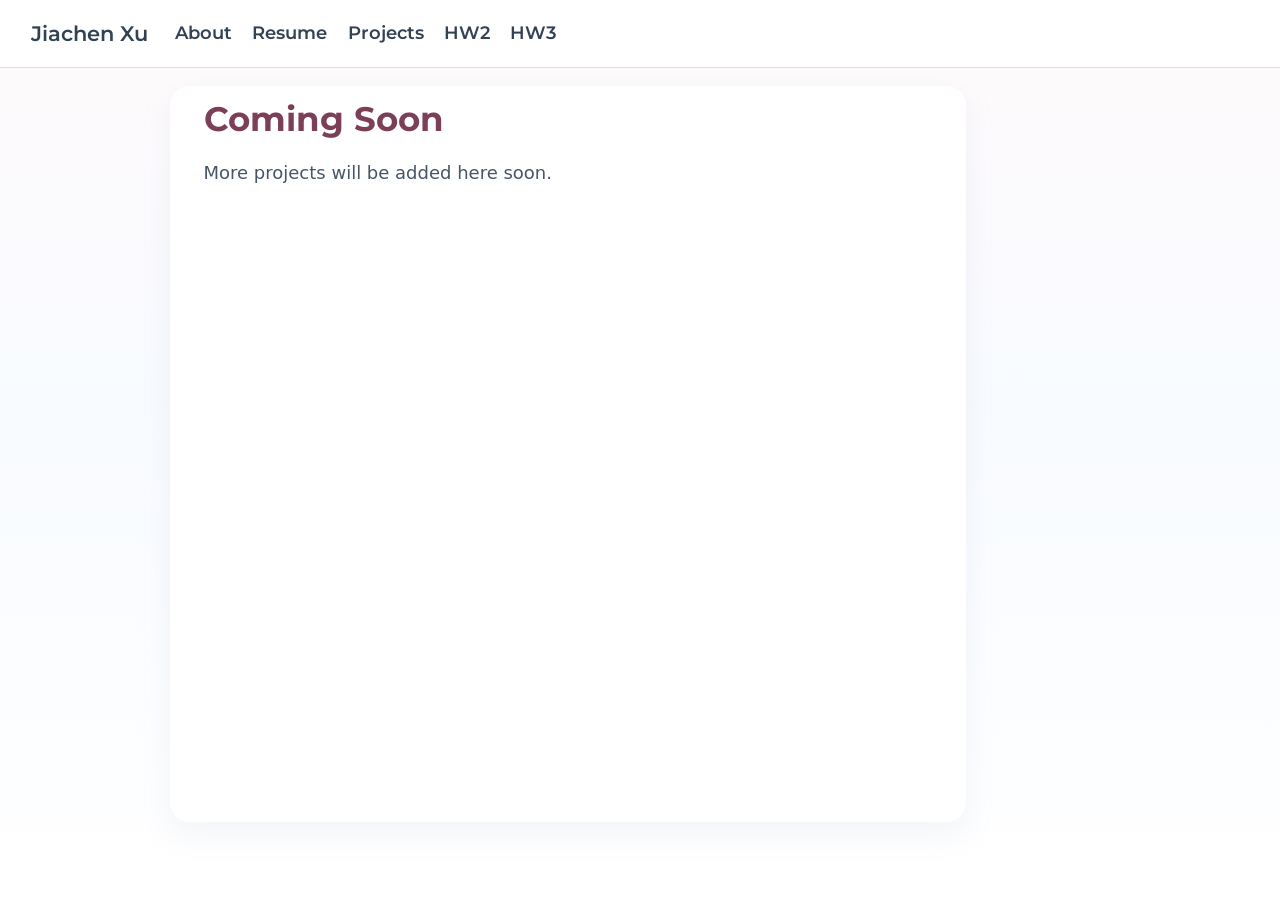
<file: docs/projects/project2/index.html>
<!DOCTYPE html>
<html xmlns="http://www.w3.org/1999/xhtml" lang="en" xml:lang="en"><head>

<meta charset="utf-8">
<meta name="generator" content="quarto-1.9.37">

<meta name="viewport" content="width=device-width, initial-scale=1.0, user-scalable=yes">


<title>Coming Soon – Jiachen Xu</title>
<style>
/* Default styles provided by pandoc.
** See https://pandoc.org/MANUAL.html#variables-for-html for config info.
*/
code{white-space: pre-wrap;}
span.smallcaps{font-variant: small-caps;}
div.columns{display: flex; gap: min(4vw, 1.5em);}
div.column{flex: auto; overflow-x: auto;}
div.hanging-indent{margin-left: 1.5em; text-indent: -1.5em;}
ul.task-list{list-style: none;}
ul.task-list li input[type="checkbox"] {
  width: 0.8em;
  margin: 0 0.8em 0.2em -1em; /* quarto-specific, see https://github.com/quarto-dev/quarto-cli/issues/4556 */ 
  vertical-align: middle;
}
</style>


<script src="../../site_libs/quarto-nav/quarto-nav.js"></script>
<script src="../../site_libs/quarto-nav/headroom.min.js"></script>
<script src="../../site_libs/clipboard/clipboard.min.js"></script>
<script src="../../site_libs/quarto-search/autocomplete.umd.js"></script>
<script src="../../site_libs/quarto-search/fuse.min.js"></script>
<script src="../../site_libs/quarto-search/quarto-search.js"></script>
<meta name="quarto:offset" content="../../">
<script src="../../site_libs/quarto-html/quarto.js" type="module"></script>
<script src="../../site_libs/quarto-html/tabsets/tabsets.js" type="module"></script>
<script src="../../site_libs/quarto-html/popper.min.js"></script>
<script src="../../site_libs/quarto-html/tippy.umd.min.js"></script>
<script src="../../site_libs/quarto-html/anchor.min.js"></script>
<link href="../../site_libs/quarto-html/tippy.css" rel="stylesheet">
<link href="../../site_libs/quarto-html/quarto-syntax-highlighting-7f8f88aac4f3542376d5c11b86a4c14d.css" rel="stylesheet" id="quarto-text-highlighting-styles">
<script src="../../site_libs/bootstrap/bootstrap.min.js"></script>
<link href="../../site_libs/bootstrap/bootstrap-icons.css" rel="stylesheet">
<link href="../../site_libs/bootstrap/bootstrap-496a71ca20b0deb91189619ea2a1a39c.min.css" rel="stylesheet" append-hash="true" id="quarto-bootstrap" data-mode="light">
<script id="quarto-search-options" type="application/json">{
  "location": "navbar",
  "copy-button": false,
  "collapse-after": 3,
  "panel-placement": "end",
  "type": "overlay",
  "limit": 50,
  "keyboard-shortcut": [
    "f",
    "/",
    "s"
  ],
  "show-item-context": false,
  "language": {
    "search-no-results-text": "No results",
    "search-matching-documents-text": "matching documents",
    "search-copy-link-title": "Copy link to search",
    "search-hide-matches-text": "Hide additional matches",
    "search-more-match-text": "more match in this document",
    "search-more-matches-text": "more matches in this document",
    "search-clear-button-title": "Clear",
    "search-text-placeholder": "",
    "search-detached-cancel-button-title": "Cancel",
    "search-submit-button-title": "Submit",
    "search-label": "Search"
  }
}</script>


<link rel="stylesheet" href="../../styles.css">
</head>

<body class="nav-fixed quarto-light">

<div id="quarto-search-results"></div>
  <header id="quarto-header" class="headroom fixed-top">
    <nav class="navbar navbar-expand-lg " data-bs-theme="dark">
      <div class="navbar-container container-fluid">
      <div class="navbar-brand-container mx-auto">
    <a class="navbar-brand" href="../../index.html">
    <span class="navbar-title">Jiachen Xu</span>
    </a>
  </div>
            <div id="quarto-search" class="" title="Search"></div>
          <button class="navbar-toggler" type="button" data-bs-toggle="collapse" data-bs-target="#navbarCollapse" aria-controls="navbarCollapse" role="menu" aria-expanded="false" aria-label="Toggle navigation" onclick="if (window.quartoToggleHeadroom) { window.quartoToggleHeadroom(); }">
  <span class="navbar-toggler-icon"></span>
</button>
          <div class="collapse navbar-collapse" id="navbarCollapse">
            <ul class="navbar-nav navbar-nav-scroll me-auto">
  <li class="nav-item">
    <a class="nav-link" href="../../index.html"> 
<span class="menu-text">About</span></a>
  </li>  
  <li class="nav-item">
    <a class="nav-link" href="../../resume.html"> 
<span class="menu-text">Resume</span></a>
  </li>  
  <li class="nav-item">
    <a class="nav-link" href="../../projects.html"> 
<span class="menu-text">Projects</span></a>
  </li>  
  <li class="nav-item">
    <a class="nav-link" href="../../hw2/hw2_questions.html"> 
<span class="menu-text">HW2</span></a>
  </li>  
  <li class="nav-item">
    <a class="nav-link" href="../../hw3/hw3_questions.html"> 
<span class="menu-text">HW3</span></a>
  </li>  
</ul>
          </div> <!-- /navcollapse -->
            <div class="quarto-navbar-tools">
</div>
      </div> <!-- /container-fluid -->
    </nav>
</header>
<!-- content -->
<div id="quarto-content" class="quarto-container page-columns page-rows-contents page-layout-article page-navbar">
<!-- sidebar -->
<!-- margin-sidebar -->
    <div id="quarto-margin-sidebar" class="sidebar margin-sidebar zindex-bottom">
        
    </div>
<!-- main -->
<main class="content" id="quarto-document-content">

<header id="title-block-header" class="quarto-title-block default">
<div class="quarto-title">
<h1 class="title">Coming Soon</h1>
</div>



<div class="quarto-title-meta">

    
  
    
  </div>
  


</header>


<p>More projects will be added here soon.</p>



</main> <!-- /main -->
<script id="quarto-html-after-body" type="application/javascript">
  window.document.addEventListener("DOMContentLoaded", function (event) {
    const icon = "";
    const anchorJS = new window.AnchorJS();
    anchorJS.options = {
      placement: 'right',
      icon: icon
    };
    anchorJS.add('.anchored');
    const isCodeAnnotation = (el) => {
      for (const clz of el.classList) {
        if (clz.startsWith('code-annotation-')) {                     
          return true;
        }
      }
      return false;
    }
    const onCopySuccess = function(e) {
      // button target
      const button = e.trigger;
      // don't keep focus
      button.blur();
      // flash "checked"
      button.classList.add('code-copy-button-checked');
      var currentTitle = button.getAttribute("title");
      button.setAttribute("title", "Copied!");
      let tooltip;
      if (window.bootstrap) {
        button.setAttribute("data-bs-toggle", "tooltip");
        button.setAttribute("data-bs-placement", "left");
        button.setAttribute("data-bs-title", "Copied!");
        tooltip = new bootstrap.Tooltip(button, 
          { trigger: "manual", 
            customClass: "code-copy-button-tooltip",
            offset: [0, -8]});
        tooltip.show();    
      }
      setTimeout(function() {
        if (tooltip) {
          tooltip.hide();
          button.removeAttribute("data-bs-title");
          button.removeAttribute("data-bs-toggle");
          button.removeAttribute("data-bs-placement");
        }
        button.setAttribute("title", currentTitle);
        button.classList.remove('code-copy-button-checked');
      }, 1000);
      // clear code selection
      e.clearSelection();
    }
    const getTextToCopy = function(trigger) {
      const outerScaffold = trigger.parentElement.cloneNode(true);
      const codeEl = outerScaffold.querySelector('code');
      for (const childEl of codeEl.children) {
        if (isCodeAnnotation(childEl)) {
          childEl.remove();
        }
      }
      return codeEl.innerText;
    }
    const clipboard = new window.ClipboardJS('.code-copy-button:not([data-in-quarto-modal])', {
      text: getTextToCopy
    });
    clipboard.on('success', onCopySuccess);
    if (window.document.getElementById('quarto-embedded-source-code-modal')) {
      const clipboardModal = new window.ClipboardJS('.code-copy-button[data-in-quarto-modal]', {
        text: getTextToCopy,
        container: window.document.getElementById('quarto-embedded-source-code-modal')
      });
      clipboardModal.on('success', onCopySuccess);
    }
      var localhostRegex = new RegExp(/^(?:http|https):\/\/localhost\:?[0-9]*\//);
      var mailtoRegex = new RegExp(/^mailto:/);
        var filterRegex = new RegExp('/' + window.location.host + '/');
      var isInternal = (href) => {
          return filterRegex.test(href) || localhostRegex.test(href) || mailtoRegex.test(href);
      }
      // Inspect non-navigation links and adorn them if external
     var links = window.document.querySelectorAll('a[href]:not(.nav-link):not(.navbar-brand):not(.toc-action):not(.sidebar-link):not(.sidebar-item-toggle):not(.pagination-link):not(.no-external):not([aria-hidden]):not(.dropdown-item):not(.quarto-navigation-tool):not(.about-link)');
      for (var i=0; i<links.length; i++) {
        const link = links[i];
        if (!isInternal(link.href)) {
          // undo the damage that might have been done by quarto-nav.js in the case of
          // links that we want to consider external
          if (link.dataset.originalHref !== undefined) {
            link.href = link.dataset.originalHref;
          }
        }
      }
    function tippyHover(el, contentFn, onTriggerFn, onUntriggerFn) {
      const config = {
        allowHTML: true,
        maxWidth: 500,
        delay: 100,
        arrow: false,
        appendTo: function(el) {
            return el.parentElement;
        },
        interactive: true,
        interactiveBorder: 10,
        theme: 'quarto',
        placement: 'bottom-start',
      };
      if (contentFn) {
        config.content = contentFn;
      }
      if (onTriggerFn) {
        config.onTrigger = onTriggerFn;
      }
      if (onUntriggerFn) {
        config.onUntrigger = onUntriggerFn;
      }
      window.tippy(el, config); 
    }
    const noterefs = window.document.querySelectorAll('a[role="doc-noteref"]');
    for (var i=0; i<noterefs.length; i++) {
      const ref = noterefs[i];
      tippyHover(ref, function() {
        // use id or data attribute instead here
        let href = ref.getAttribute('data-footnote-href') || ref.getAttribute('href');
        try { href = new URL(href).hash; } catch {}
        const id = href.replace(/^#\/?/, "");
        const note = window.document.getElementById(id);
        if (note) {
          return note.innerHTML;
        } else {
          return "";
        }
      });
    }
    const xrefs = window.document.querySelectorAll('a.quarto-xref');
    const processXRef = (id, note) => {
      // Strip column container classes
      const stripColumnClz = (el) => {
        el.classList.remove("page-full", "page-columns");
        if (el.children) {
          for (const child of el.children) {
            stripColumnClz(child);
          }
        }
      }
      stripColumnClz(note)
      if (id === null || id.startsWith('sec-')) {
        // Special case sections, only their first couple elements
        const container = document.createElement("div");
        if (note.children && note.children.length > 2) {
          container.appendChild(note.children[0].cloneNode(true));
          for (let i = 1; i < note.children.length; i++) {
            const child = note.children[i];
            if (child.tagName === "P" && child.innerText === "") {
              continue;
            } else {
              container.appendChild(child.cloneNode(true));
              break;
            }
          }
          if (window.Quarto?.typesetMath) {
            window.Quarto.typesetMath(container);
          }
          return container.innerHTML
        } else {
          if (window.Quarto?.typesetMath) {
            window.Quarto.typesetMath(note);
          }
          return note.innerHTML;
        }
      } else {
        // Remove any anchor links if they are present
        const anchorLink = note.querySelector('a.anchorjs-link');
        if (anchorLink) {
          anchorLink.remove();
        }
        if (window.Quarto?.typesetMath) {
          window.Quarto.typesetMath(note);
        }
        if (note.classList.contains("callout")) {
          return note.outerHTML;
        } else {
          return note.innerHTML;
        }
      }
    }
    for (var i=0; i<xrefs.length; i++) {
      const xref = xrefs[i];
      tippyHover(xref, undefined, function(instance) {
        instance.disable();
        let url = xref.getAttribute('href');
        let hash = undefined; 
        if (url.startsWith('#')) {
          hash = url;
        } else {
          try { hash = new URL(url).hash; } catch {}
        }
        if (hash) {
          const id = hash.replace(/^#\/?/, "");
          const note = window.document.getElementById(id);
          if (note !== null) {
            try {
              const html = processXRef(id, note.cloneNode(true));
              instance.setContent(html);
            } finally {
              instance.enable();
              instance.show();
            }
          } else {
            // See if we can fetch this
            fetch(url.split('#')[0])
            .then(res => res.text())
            .then(html => {
              const parser = new DOMParser();
              const htmlDoc = parser.parseFromString(html, "text/html");
              const note = htmlDoc.getElementById(id);
              if (note !== null) {
                const html = processXRef(id, note);
                instance.setContent(html);
              } 
            }).finally(() => {
              instance.enable();
              instance.show();
            });
          }
        } else {
          // See if we can fetch a full url (with no hash to target)
          // This is a special case and we should probably do some content thinning / targeting
          fetch(url)
          .then(res => res.text())
          .then(html => {
            const parser = new DOMParser();
            const htmlDoc = parser.parseFromString(html, "text/html");
            const note = htmlDoc.querySelector('main.content');
            if (note !== null) {
              // This should only happen for chapter cross references
              // (since there is no id in the URL)
              // remove the first header
              if (note.children.length > 0 && note.children[0].tagName === "HEADER") {
                note.children[0].remove();
              }
              const html = processXRef(null, note);
              instance.setContent(html);
            } 
          }).finally(() => {
            instance.enable();
            instance.show();
          });
        }
      }, function(instance) {
      });
    }
        let selectedAnnoteEl;
        const selectorForAnnotation = ( cell, annotation) => {
          let cellAttr = 'data-code-cell="' + cell + '"';
          let lineAttr = 'data-code-annotation="' +  annotation + '"';
          const selector = 'span[' + cellAttr + '][' + lineAttr + ']';
          return selector;
        }
        const selectCodeLines = (annoteEl) => {
          const doc = window.document;
          const targetCell = annoteEl.getAttribute("data-target-cell");
          const targetAnnotation = annoteEl.getAttribute("data-target-annotation");
          const annoteSpan = window.document.querySelector(selectorForAnnotation(targetCell, targetAnnotation));
          const lines = annoteSpan.getAttribute("data-code-lines").split(",");
          const lineIds = lines.map((line) => {
            return targetCell + "-" + line;
          })
          let top = null;
          let height = null;
          let parent = null;
          if (lineIds.length > 0) {
              //compute the position of the single el (top and bottom and make a div)
              const el = window.document.getElementById(lineIds[0]);
              top = el.offsetTop;
              height = el.offsetHeight;
              parent = el.parentElement.parentElement;
            if (lineIds.length > 1) {
              const lastEl = window.document.getElementById(lineIds[lineIds.length - 1]);
              const bottom = lastEl.offsetTop + lastEl.offsetHeight;
              height = bottom - top;
            }
            if (top !== null && height !== null && parent !== null) {
              // cook up a div (if necessary) and position it 
              let div = window.document.getElementById("code-annotation-line-highlight");
              if (div === null) {
                div = window.document.createElement("div");
                div.setAttribute("id", "code-annotation-line-highlight");
                div.style.position = 'absolute';
                parent.appendChild(div);
              }
              div.style.top = top - 2 + "px";
              div.style.height = height + 4 + "px";
              div.style.left = 0;
              let gutterDiv = window.document.getElementById("code-annotation-line-highlight-gutter");
              if (gutterDiv === null) {
                gutterDiv = window.document.createElement("div");
                gutterDiv.setAttribute("id", "code-annotation-line-highlight-gutter");
                gutterDiv.style.position = 'absolute';
                const codeCell = window.document.getElementById(targetCell);
                const gutter = codeCell.querySelector('.code-annotation-gutter');
                gutter.appendChild(gutterDiv);
              }
              gutterDiv.style.top = top - 2 + "px";
              gutterDiv.style.height = height + 4 + "px";
            }
            selectedAnnoteEl = annoteEl;
          }
        };
        const unselectCodeLines = () => {
          const elementsIds = ["code-annotation-line-highlight", "code-annotation-line-highlight-gutter"];
          elementsIds.forEach((elId) => {
            const div = window.document.getElementById(elId);
            if (div) {
              div.remove();
            }
          });
          selectedAnnoteEl = undefined;
        };
          // Handle positioning of the toggle
      window.addEventListener(
        "resize",
        throttle(() => {
          elRect = undefined;
          if (selectedAnnoteEl) {
            selectCodeLines(selectedAnnoteEl);
          }
        }, 10)
      );
      function throttle(fn, ms) {
      let throttle = false;
      let timer;
        return (...args) => {
          if(!throttle) { // first call gets through
              fn.apply(this, args);
              throttle = true;
          } else { // all the others get throttled
              if(timer) clearTimeout(timer); // cancel #2
              timer = setTimeout(() => {
                fn.apply(this, args);
                timer = throttle = false;
              }, ms);
          }
        };
      }
        // Attach click handler to the DT
        const annoteDls = window.document.querySelectorAll('dt[data-target-cell]');
        for (const annoteDlNode of annoteDls) {
          annoteDlNode.addEventListener('click', (event) => {
            const clickedEl = event.target;
            if (clickedEl !== selectedAnnoteEl) {
              unselectCodeLines();
              const activeEl = window.document.querySelector('dt[data-target-cell].code-annotation-active');
              if (activeEl) {
                activeEl.classList.remove('code-annotation-active');
              }
              selectCodeLines(clickedEl);
              clickedEl.classList.add('code-annotation-active');
            } else {
              // Unselect the line
              unselectCodeLines();
              clickedEl.classList.remove('code-annotation-active');
            }
          });
        }
    const findCites = (el) => {
      const parentEl = el.parentElement;
      if (parentEl) {
        const cites = parentEl.dataset.cites;
        if (cites) {
          return {
            el,
            cites: cites.split(' ')
          };
        } else {
          return findCites(el.parentElement)
        }
      } else {
        return undefined;
      }
    };
    var bibliorefs = window.document.querySelectorAll('a[role="doc-biblioref"]');
    for (var i=0; i<bibliorefs.length; i++) {
      const ref = bibliorefs[i];
      const citeInfo = findCites(ref);
      if (citeInfo) {
        tippyHover(citeInfo.el, function() {
          var popup = window.document.createElement('div');
          citeInfo.cites.forEach(function(cite) {
            var citeDiv = window.document.createElement('div');
            citeDiv.classList.add('hanging-indent');
            citeDiv.classList.add('csl-entry');
            var biblioDiv = window.document.getElementById('ref-' + cite);
            if (biblioDiv) {
              citeDiv.innerHTML = biblioDiv.innerHTML;
            }
            popup.appendChild(citeDiv);
          });
          return popup.innerHTML;
        });
      }
    }
  });
  </script>
</div> <!-- /content -->




</body></html>
</file>
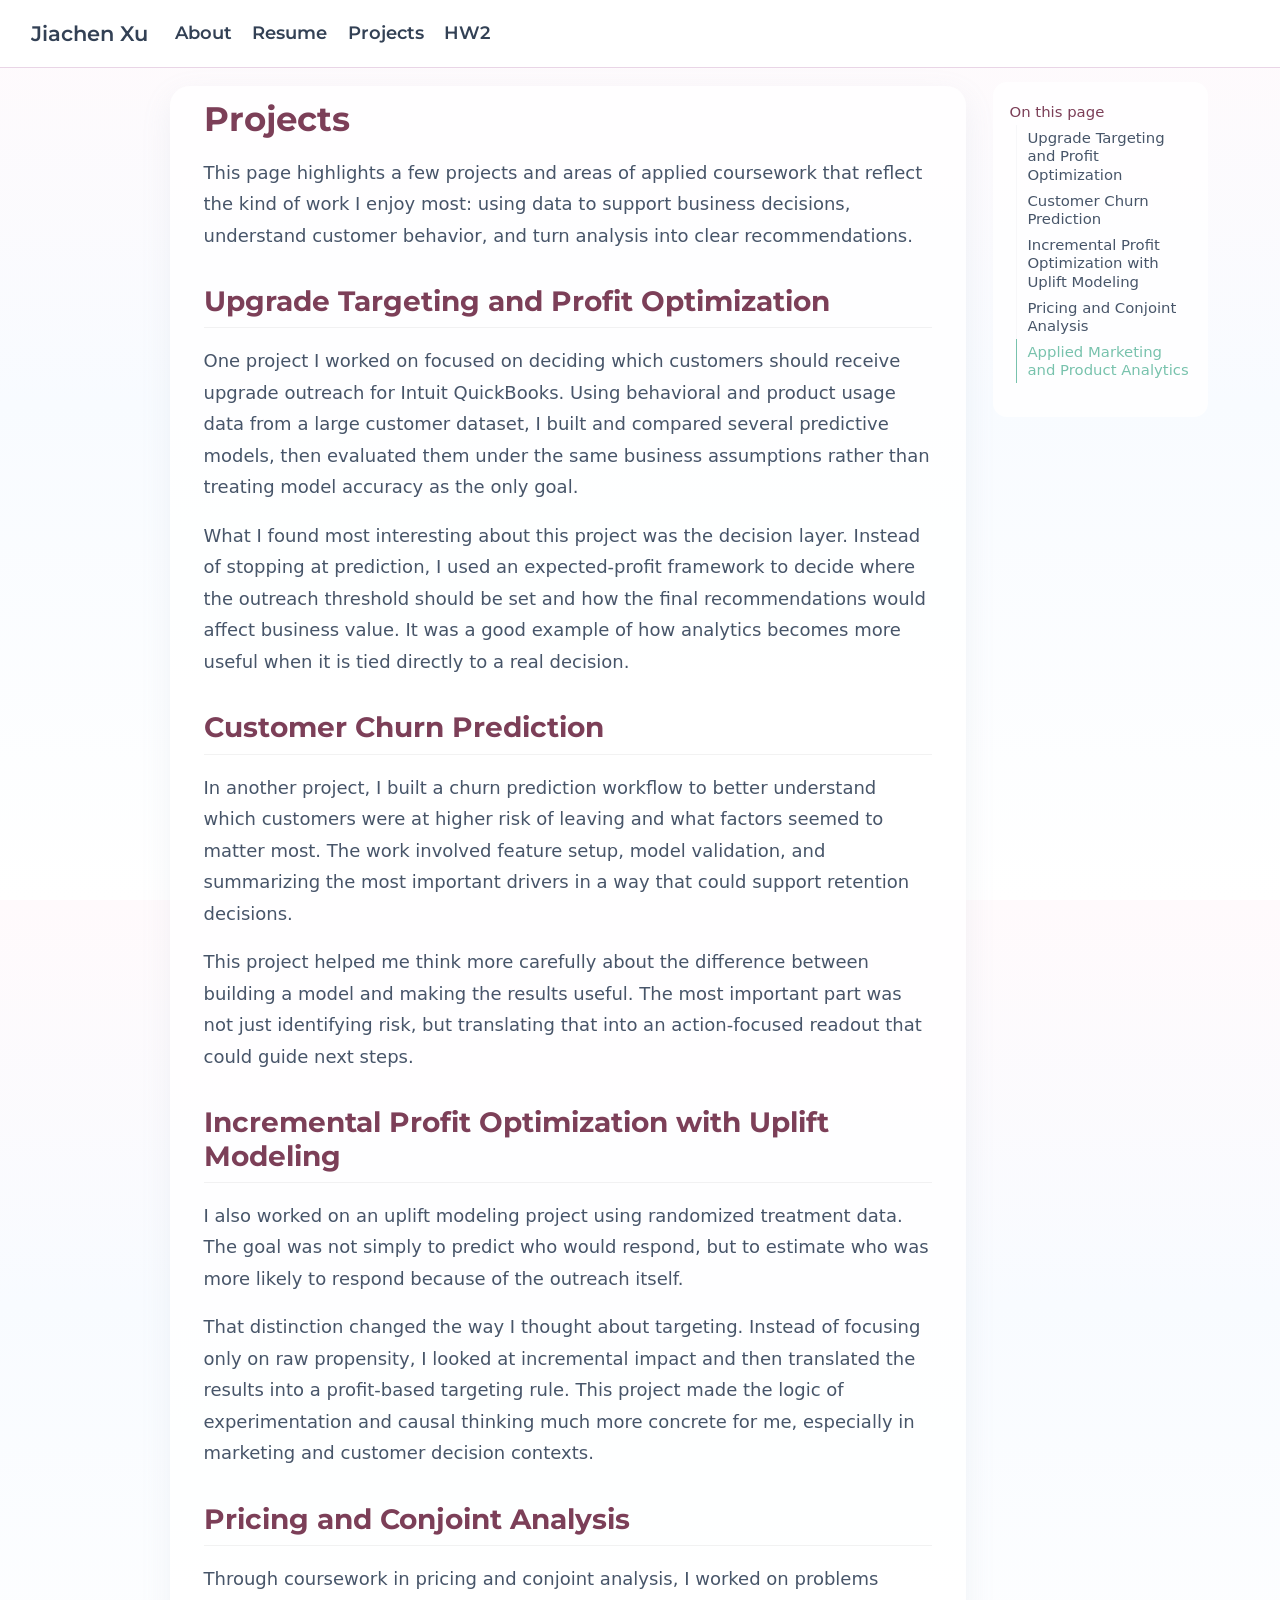
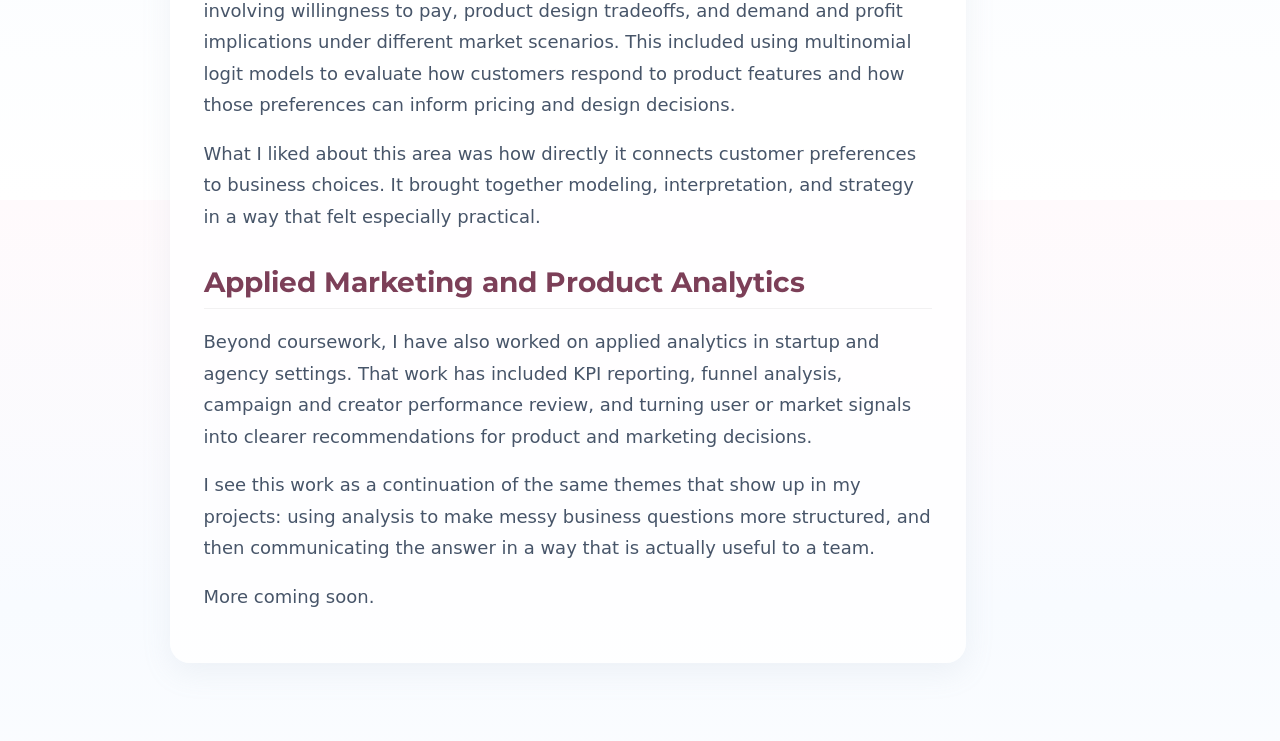
<file: docs/project.html>
<!DOCTYPE html>
<html xmlns="http://www.w3.org/1999/xhtml" lang="en" xml:lang="en"><head>

<meta charset="utf-8">
<meta name="generator" content="quarto-1.9.13">

<meta name="viewport" content="width=device-width, initial-scale=1.0, user-scalable=yes">


<title>Projects – Jiachen Xu</title>
<style>
code{white-space: pre-wrap;}
span.smallcaps{font-variant: small-caps;}
div.columns{display: flex; gap: min(4vw, 1.5em);}
div.column{flex: auto; overflow-x: auto;}
div.hanging-indent{margin-left: 1.5em; text-indent: -1.5em;}
ul.task-list{list-style: none;}
ul.task-list li input[type="checkbox"] {
  width: 0.8em;
  margin: 0 0.8em 0.2em -1em; /* quarto-specific, see https://github.com/quarto-dev/quarto-cli/issues/4556 */ 
  vertical-align: middle;
}
</style>


<script src="site_libs/quarto-nav/quarto-nav.js"></script>
<script src="site_libs/quarto-nav/headroom.min.js"></script>
<script src="site_libs/clipboard/clipboard.min.js"></script>
<script src="site_libs/quarto-search/autocomplete.umd.js"></script>
<script src="site_libs/quarto-search/fuse.min.js"></script>
<script src="site_libs/quarto-search/quarto-search.js"></script>
<meta name="quarto:offset" content="./">
<script src="site_libs/quarto-html/quarto.js" type="module"></script>
<script src="site_libs/quarto-html/tabsets/tabsets.js" type="module"></script>
<script src="site_libs/quarto-html/axe/axe-check.js" type="module"></script>
<script src="site_libs/quarto-html/popper.min.js"></script>
<script src="site_libs/quarto-html/tippy.umd.min.js"></script>
<script src="site_libs/quarto-html/anchor.min.js"></script>
<link href="site_libs/quarto-html/tippy.css" rel="stylesheet">
<link href="site_libs/quarto-html/quarto-syntax-highlighting-ac077c1e730dfeb5e42400639d17284e.css" rel="stylesheet" id="quarto-text-highlighting-styles">
<script src="site_libs/bootstrap/bootstrap.min.js"></script>
<link href="site_libs/bootstrap/bootstrap-icons.css" rel="stylesheet">
<link href="site_libs/bootstrap/bootstrap-bfb55077a4264d2cc3e594191280ac7b.min.css" rel="stylesheet" append-hash="true" id="quarto-bootstrap" data-mode="light">
<script id="quarto-search-options" type="application/json">{
  "location": "navbar",
  "copy-button": false,
  "collapse-after": 3,
  "panel-placement": "end",
  "type": "overlay",
  "limit": 50,
  "keyboard-shortcut": [
    "f",
    "/",
    "s"
  ],
  "show-item-context": false,
  "language": {
    "search-no-results-text": "No results",
    "search-matching-documents-text": "matching documents",
    "search-copy-link-title": "Copy link to search",
    "search-hide-matches-text": "Hide additional matches",
    "search-more-match-text": "more match in this document",
    "search-more-matches-text": "more matches in this document",
    "search-clear-button-title": "Clear",
    "search-text-placeholder": "",
    "search-detached-cancel-button-title": "Cancel",
    "search-submit-button-title": "Submit",
    "search-label": "Search"
  }
}</script>


<link rel="stylesheet" href="styles.css">
</head>

<body class="nav-fixed quarto-light">

<div id="quarto-search-results"></div>
  <header id="quarto-header" class="headroom fixed-top">
    <nav class="navbar navbar-expand-lg " data-bs-theme="dark">
      <div class="navbar-container container-fluid">
      <div class="navbar-brand-container mx-auto">
    <a class="navbar-brand" href="./index.html">
    <span class="navbar-title">Jiachen Xu</span>
    </a>
  </div>
            <div id="quarto-search" class="" title="Search"></div>
          <button class="navbar-toggler" type="button" data-bs-toggle="collapse" data-bs-target="#navbarCollapse" aria-controls="navbarCollapse" role="menu" aria-expanded="false" aria-label="Toggle navigation" onclick="if (window.quartoToggleHeadroom) { window.quartoToggleHeadroom(); }">
  <span class="navbar-toggler-icon"></span>
</button>
          <div class="collapse navbar-collapse" id="navbarCollapse">
            <ul class="navbar-nav navbar-nav-scroll me-auto">
  <li class="nav-item">
    <a class="nav-link" href="./index.html"> 
<span class="menu-text">About</span></a>
  </li>  
  <li class="nav-item">
    <a class="nav-link" href="./resume.html"> 
<span class="menu-text">Resume</span></a>
  </li>  
  <li class="nav-item">
    <a class="nav-link" href="./projects.html"> 
<span class="menu-text">Projects</span></a>
  </li>  
  <li class="nav-item">
    <a class="nav-link" href="./hw2/hw2_questions.html"> 
<span class="menu-text">HW2</span></a>
  </li>  
</ul>
          </div> <!-- /navcollapse -->
            <div class="quarto-navbar-tools">
</div>
      </div> <!-- /container-fluid -->
    </nav>
</header>
<!-- content -->
<div id="quarto-content" class="quarto-container page-columns page-rows-contents page-layout-article page-navbar">
<!-- sidebar -->
<!-- margin-sidebar -->
    <div id="quarto-margin-sidebar" class="sidebar margin-sidebar">
        <nav id="TOC" role="doc-toc" class="toc-active">
    <h2 id="toc-title">On this page</h2>
   
  <ul>
  <li><a href="#upgrade-targeting-and-profit-optimization" id="toc-upgrade-targeting-and-profit-optimization" class="nav-link active" data-scroll-target="#upgrade-targeting-and-profit-optimization">Upgrade Targeting and Profit Optimization</a></li>
  <li><a href="#customer-churn-prediction" id="toc-customer-churn-prediction" class="nav-link" data-scroll-target="#customer-churn-prediction">Customer Churn Prediction</a></li>
  <li><a href="#incremental-profit-optimization-with-uplift-modeling" id="toc-incremental-profit-optimization-with-uplift-modeling" class="nav-link" data-scroll-target="#incremental-profit-optimization-with-uplift-modeling">Incremental Profit Optimization with Uplift Modeling</a></li>
  <li><a href="#pricing-and-conjoint-analysis" id="toc-pricing-and-conjoint-analysis" class="nav-link" data-scroll-target="#pricing-and-conjoint-analysis">Pricing and Conjoint Analysis</a></li>
  <li><a href="#applied-marketing-and-product-analytics" id="toc-applied-marketing-and-product-analytics" class="nav-link" data-scroll-target="#applied-marketing-and-product-analytics">Applied Marketing and Product Analytics</a></li>
  </ul>
</nav>
    </div>
<!-- main -->
<main class="content" id="quarto-document-content">

<header id="title-block-header" class="quarto-title-block default">
<div class="quarto-title">
<h1 class="title">Projects</h1>
</div>



<div class="quarto-title-meta">

    
  
    
  </div>
  


</header>


<p>This page highlights a few projects and areas of applied coursework that reflect the kind of work I enjoy most: using data to support business decisions, understand customer behavior, and turn analysis into clear recommendations.</p>
<section id="upgrade-targeting-and-profit-optimization" class="level2">
<h2 class="anchored" data-anchor-id="upgrade-targeting-and-profit-optimization">Upgrade Targeting and Profit Optimization</h2>
<p>One project I worked on focused on deciding which customers should receive upgrade outreach for Intuit QuickBooks. Using behavioral and product usage data from a large customer dataset, I built and compared several predictive models, then evaluated them under the same business assumptions rather than treating model accuracy as the only goal.</p>
<p>What I found most interesting about this project was the decision layer. Instead of stopping at prediction, I used an expected-profit framework to decide where the outreach threshold should be set and how the final recommendations would affect business value. It was a good example of how analytics becomes more useful when it is tied directly to a real decision.</p>
</section>
<section id="customer-churn-prediction" class="level2">
<h2 class="anchored" data-anchor-id="customer-churn-prediction">Customer Churn Prediction</h2>
<p>In another project, I built a churn prediction workflow to better understand which customers were at higher risk of leaving and what factors seemed to matter most. The work involved feature setup, model validation, and summarizing the most important drivers in a way that could support retention decisions.</p>
<p>This project helped me think more carefully about the difference between building a model and making the results useful. The most important part was not just identifying risk, but translating that into an action-focused readout that could guide next steps.</p>
</section>
<section id="incremental-profit-optimization-with-uplift-modeling" class="level2">
<h2 class="anchored" data-anchor-id="incremental-profit-optimization-with-uplift-modeling">Incremental Profit Optimization with Uplift Modeling</h2>
<p>I also worked on an uplift modeling project using randomized treatment data. The goal was not simply to predict who would respond, but to estimate who was more likely to respond because of the outreach itself.</p>
<p>That distinction changed the way I thought about targeting. Instead of focusing only on raw propensity, I looked at incremental impact and then translated the results into a profit-based targeting rule. This project made the logic of experimentation and causal thinking much more concrete for me, especially in marketing and customer decision contexts.</p>
</section>
<section id="pricing-and-conjoint-analysis" class="level2">
<h2 class="anchored" data-anchor-id="pricing-and-conjoint-analysis">Pricing and Conjoint Analysis</h2>
<p>Through coursework in pricing and conjoint analysis, I worked on problems involving willingness to pay, product design tradeoffs, and demand and profit implications under different market scenarios. This included using multinomial logit models to evaluate how customers respond to product features and how those preferences can inform pricing and design decisions.</p>
<p>What I liked about this area was how directly it connects customer preferences to business choices. It brought together modeling, interpretation, and strategy in a way that felt especially practical.</p>
</section>
<section id="applied-marketing-and-product-analytics" class="level2">
<h2 class="anchored" data-anchor-id="applied-marketing-and-product-analytics">Applied Marketing and Product Analytics</h2>
<p>Beyond coursework, I have also worked on applied analytics in startup and agency settings. That work has included KPI reporting, funnel analysis, campaign and creator performance review, and turning user or market signals into clearer recommendations for product and marketing decisions.</p>
<p>I see this work as a continuation of the same themes that show up in my projects: using analysis to make messy business questions more structured, and then communicating the answer in a way that is actually useful to a team.</p>
<p>More coming soon.</p>


</section>

</main> <!-- /main -->
<script id="quarto-html-after-body" type="application/javascript">
  window.document.addEventListener("DOMContentLoaded", function (event) {
    const icon = "";
    const anchorJS = new window.AnchorJS();
    anchorJS.options = {
      placement: 'right',
      icon: icon
    };
    anchorJS.add('.anchored');
    const isCodeAnnotation = (el) => {
      for (const clz of el.classList) {
        if (clz.startsWith('code-annotation-')) {                     
          return true;
        }
      }
      return false;
    }
    const onCopySuccess = function(e) {
      // button target
      const button = e.trigger;
      // don't keep focus
      button.blur();
      // flash "checked"
      button.classList.add('code-copy-button-checked');
      var currentTitle = button.getAttribute("title");
      button.setAttribute("title", "Copied!");
      let tooltip;
      if (window.bootstrap) {
        button.setAttribute("data-bs-toggle", "tooltip");
        button.setAttribute("data-bs-placement", "left");
        button.setAttribute("data-bs-title", "Copied!");
        tooltip = new bootstrap.Tooltip(button, 
          { trigger: "manual", 
            customClass: "code-copy-button-tooltip",
            offset: [0, -8]});
        tooltip.show();    
      }
      setTimeout(function() {
        if (tooltip) {
          tooltip.hide();
          button.removeAttribute("data-bs-title");
          button.removeAttribute("data-bs-toggle");
          button.removeAttribute("data-bs-placement");
        }
        button.setAttribute("title", currentTitle);
        button.classList.remove('code-copy-button-checked');
      }, 1000);
      // clear code selection
      e.clearSelection();
    }
    const getTextToCopy = function(trigger) {
      const outerScaffold = trigger.parentElement.cloneNode(true);
      const codeEl = outerScaffold.querySelector('code');
      for (const childEl of codeEl.children) {
        if (isCodeAnnotation(childEl)) {
          childEl.remove();
        }
      }
      return codeEl.innerText;
    }
    const clipboard = new window.ClipboardJS('.code-copy-button:not([data-in-quarto-modal])', {
      text: getTextToCopy
    });
    clipboard.on('success', onCopySuccess);
    if (window.document.getElementById('quarto-embedded-source-code-modal')) {
      const clipboardModal = new window.ClipboardJS('.code-copy-button[data-in-quarto-modal]', {
        text: getTextToCopy,
        container: window.document.getElementById('quarto-embedded-source-code-modal')
      });
      clipboardModal.on('success', onCopySuccess);
    }
      var localhostRegex = new RegExp(/^(?:http|https):\/\/localhost\:?[0-9]*\//);
      var mailtoRegex = new RegExp(/^mailto:/);
        var filterRegex = new RegExp('/' + window.location.host + '/');
      var isInternal = (href) => {
          return filterRegex.test(href) || localhostRegex.test(href) || mailtoRegex.test(href);
      }
      // Inspect non-navigation links and adorn them if external
     var links = window.document.querySelectorAll('a[href]:not(.nav-link):not(.navbar-brand):not(.toc-action):not(.sidebar-link):not(.sidebar-item-toggle):not(.pagination-link):not(.no-external):not([aria-hidden]):not(.dropdown-item):not(.quarto-navigation-tool):not(.about-link)');
      for (var i=0; i<links.length; i++) {
        const link = links[i];
        if (!isInternal(link.href)) {
          // undo the damage that might have been done by quarto-nav.js in the case of
          // links that we want to consider external
          if (link.dataset.originalHref !== undefined) {
            link.href = link.dataset.originalHref;
          }
        }
      }
    function tippyHover(el, contentFn, onTriggerFn, onUntriggerFn) {
      const config = {
        allowHTML: true,
        maxWidth: 500,
        delay: 100,
        arrow: false,
        appendTo: function(el) {
            return el.parentElement;
        },
        interactive: true,
        interactiveBorder: 10,
        theme: 'quarto',
        placement: 'bottom-start',
      };
      if (contentFn) {
        config.content = contentFn;
      }
      if (onTriggerFn) {
        config.onTrigger = onTriggerFn;
      }
      if (onUntriggerFn) {
        config.onUntrigger = onUntriggerFn;
      }
      window.tippy(el, config); 
    }
    const noterefs = window.document.querySelectorAll('a[role="doc-noteref"]');
    for (var i=0; i<noterefs.length; i++) {
      const ref = noterefs[i];
      tippyHover(ref, function() {
        // use id or data attribute instead here
        let href = ref.getAttribute('data-footnote-href') || ref.getAttribute('href');
        try { href = new URL(href).hash; } catch {}
        const id = href.replace(/^#\/?/, "");
        const note = window.document.getElementById(id);
        if (note) {
          return note.innerHTML;
        } else {
          return "";
        }
      });
    }
    const xrefs = window.document.querySelectorAll('a.quarto-xref');
    const processXRef = (id, note) => {
      // Strip column container classes
      const stripColumnClz = (el) => {
        el.classList.remove("page-full", "page-columns");
        if (el.children) {
          for (const child of el.children) {
            stripColumnClz(child);
          }
        }
      }
      stripColumnClz(note)
      if (id === null || id.startsWith('sec-')) {
        // Special case sections, only their first couple elements
        const container = document.createElement("div");
        if (note.children && note.children.length > 2) {
          container.appendChild(note.children[0].cloneNode(true));
          for (let i = 1; i < note.children.length; i++) {
            const child = note.children[i];
            if (child.tagName === "P" && child.innerText === "") {
              continue;
            } else {
              container.appendChild(child.cloneNode(true));
              break;
            }
          }
          if (window.Quarto?.typesetMath) {
            window.Quarto.typesetMath(container);
          }
          return container.innerHTML
        } else {
          if (window.Quarto?.typesetMath) {
            window.Quarto.typesetMath(note);
          }
          return note.innerHTML;
        }
      } else {
        // Remove any anchor links if they are present
        const anchorLink = note.querySelector('a.anchorjs-link');
        if (anchorLink) {
          anchorLink.remove();
        }
        if (window.Quarto?.typesetMath) {
          window.Quarto.typesetMath(note);
        }
        if (note.classList.contains("callout")) {
          return note.outerHTML;
        } else {
          return note.innerHTML;
        }
      }
    }
    for (var i=0; i<xrefs.length; i++) {
      const xref = xrefs[i];
      tippyHover(xref, undefined, function(instance) {
        instance.disable();
        let url = xref.getAttribute('href');
        let hash = undefined; 
        if (url.startsWith('#')) {
          hash = url;
        } else {
          try { hash = new URL(url).hash; } catch {}
        }
        if (hash) {
          const id = hash.replace(/^#\/?/, "");
          const note = window.document.getElementById(id);
          if (note !== null) {
            try {
              const html = processXRef(id, note.cloneNode(true));
              instance.setContent(html);
            } finally {
              instance.enable();
              instance.show();
            }
          } else {
            // See if we can fetch this
            fetch(url.split('#')[0])
            .then(res => res.text())
            .then(html => {
              const parser = new DOMParser();
              const htmlDoc = parser.parseFromString(html, "text/html");
              const note = htmlDoc.getElementById(id);
              if (note !== null) {
                const html = processXRef(id, note);
                instance.setContent(html);
              } 
            }).finally(() => {
              instance.enable();
              instance.show();
            });
          }
        } else {
          // See if we can fetch a full url (with no hash to target)
          // This is a special case and we should probably do some content thinning / targeting
          fetch(url)
          .then(res => res.text())
          .then(html => {
            const parser = new DOMParser();
            const htmlDoc = parser.parseFromString(html, "text/html");
            const note = htmlDoc.querySelector('main.content');
            if (note !== null) {
              // This should only happen for chapter cross references
              // (since there is no id in the URL)
              // remove the first header
              if (note.children.length > 0 && note.children[0].tagName === "HEADER") {
                note.children[0].remove();
              }
              const html = processXRef(null, note);
              instance.setContent(html);
            } 
          }).finally(() => {
            instance.enable();
            instance.show();
          });
        }
      }, function(instance) {
      });
    }
        let selectedAnnoteEl;
        const selectorForAnnotation = ( cell, annotation) => {
          let cellAttr = 'data-code-cell="' + cell + '"';
          let lineAttr = 'data-code-annotation="' +  annotation + '"';
          const selector = 'span[' + cellAttr + '][' + lineAttr + ']';
          return selector;
        }
        const selectCodeLines = (annoteEl) => {
          const doc = window.document;
          const targetCell = annoteEl.getAttribute("data-target-cell");
          const targetAnnotation = annoteEl.getAttribute("data-target-annotation");
          const annoteSpan = window.document.querySelector(selectorForAnnotation(targetCell, targetAnnotation));
          const lines = annoteSpan.getAttribute("data-code-lines").split(",");
          const lineIds = lines.map((line) => {
            return targetCell + "-" + line;
          })
          let top = null;
          let height = null;
          let parent = null;
          if (lineIds.length > 0) {
              //compute the position of the single el (top and bottom and make a div)
              const el = window.document.getElementById(lineIds[0]);
              top = el.offsetTop;
              height = el.offsetHeight;
              parent = el.parentElement.parentElement;
            if (lineIds.length > 1) {
              const lastEl = window.document.getElementById(lineIds[lineIds.length - 1]);
              const bottom = lastEl.offsetTop + lastEl.offsetHeight;
              height = bottom - top;
            }
            if (top !== null && height !== null && parent !== null) {
              // cook up a div (if necessary) and position it 
              let div = window.document.getElementById("code-annotation-line-highlight");
              if (div === null) {
                div = window.document.createElement("div");
                div.setAttribute("id", "code-annotation-line-highlight");
                div.style.position = 'absolute';
                parent.appendChild(div);
              }
              div.style.top = top - 2 + "px";
              div.style.height = height + 4 + "px";
              div.style.left = 0;
              let gutterDiv = window.document.getElementById("code-annotation-line-highlight-gutter");
              if (gutterDiv === null) {
                gutterDiv = window.document.createElement("div");
                gutterDiv.setAttribute("id", "code-annotation-line-highlight-gutter");
                gutterDiv.style.position = 'absolute';
                const codeCell = window.document.getElementById(targetCell);
                const gutter = codeCell.querySelector('.code-annotation-gutter');
                gutter.appendChild(gutterDiv);
              }
              gutterDiv.style.top = top - 2 + "px";
              gutterDiv.style.height = height + 4 + "px";
            }
            selectedAnnoteEl = annoteEl;
          }
        };
        const unselectCodeLines = () => {
          const elementsIds = ["code-annotation-line-highlight", "code-annotation-line-highlight-gutter"];
          elementsIds.forEach((elId) => {
            const div = window.document.getElementById(elId);
            if (div) {
              div.remove();
            }
          });
          selectedAnnoteEl = undefined;
        };
          // Handle positioning of the toggle
      window.addEventListener(
        "resize",
        throttle(() => {
          elRect = undefined;
          if (selectedAnnoteEl) {
            selectCodeLines(selectedAnnoteEl);
          }
        }, 10)
      );
      function throttle(fn, ms) {
      let throttle = false;
      let timer;
        return (...args) => {
          if(!throttle) { // first call gets through
              fn.apply(this, args);
              throttle = true;
          } else { // all the others get throttled
              if(timer) clearTimeout(timer); // cancel #2
              timer = setTimeout(() => {
                fn.apply(this, args);
                timer = throttle = false;
              }, ms);
          }
        };
      }
        // Attach click handler to the DT
        const annoteDls = window.document.querySelectorAll('dt[data-target-cell]');
        for (const annoteDlNode of annoteDls) {
          annoteDlNode.addEventListener('click', (event) => {
            const clickedEl = event.target;
            if (clickedEl !== selectedAnnoteEl) {
              unselectCodeLines();
              const activeEl = window.document.querySelector('dt[data-target-cell].code-annotation-active');
              if (activeEl) {
                activeEl.classList.remove('code-annotation-active');
              }
              selectCodeLines(clickedEl);
              clickedEl.classList.add('code-annotation-active');
            } else {
              // Unselect the line
              unselectCodeLines();
              clickedEl.classList.remove('code-annotation-active');
            }
          });
        }
    const findCites = (el) => {
      const parentEl = el.parentElement;
      if (parentEl) {
        const cites = parentEl.dataset.cites;
        if (cites) {
          return {
            el,
            cites: cites.split(' ')
          };
        } else {
          return findCites(el.parentElement)
        }
      } else {
        return undefined;
      }
    };
    var bibliorefs = window.document.querySelectorAll('a[role="doc-biblioref"]');
    for (var i=0; i<bibliorefs.length; i++) {
      const ref = bibliorefs[i];
      const citeInfo = findCites(ref);
      if (citeInfo) {
        tippyHover(citeInfo.el, function() {
          var popup = window.document.createElement('div');
          citeInfo.cites.forEach(function(cite) {
            var citeDiv = window.document.createElement('div');
            citeDiv.classList.add('hanging-indent');
            citeDiv.classList.add('csl-entry');
            var biblioDiv = window.document.getElementById('ref-' + cite);
            if (biblioDiv) {
              citeDiv.innerHTML = biblioDiv.innerHTML;
            }
            popup.appendChild(citeDiv);
          });
          return popup.innerHTML;
        });
      }
    }
  });
  </script>
</div> <!-- /content -->




</body></html>
</file>
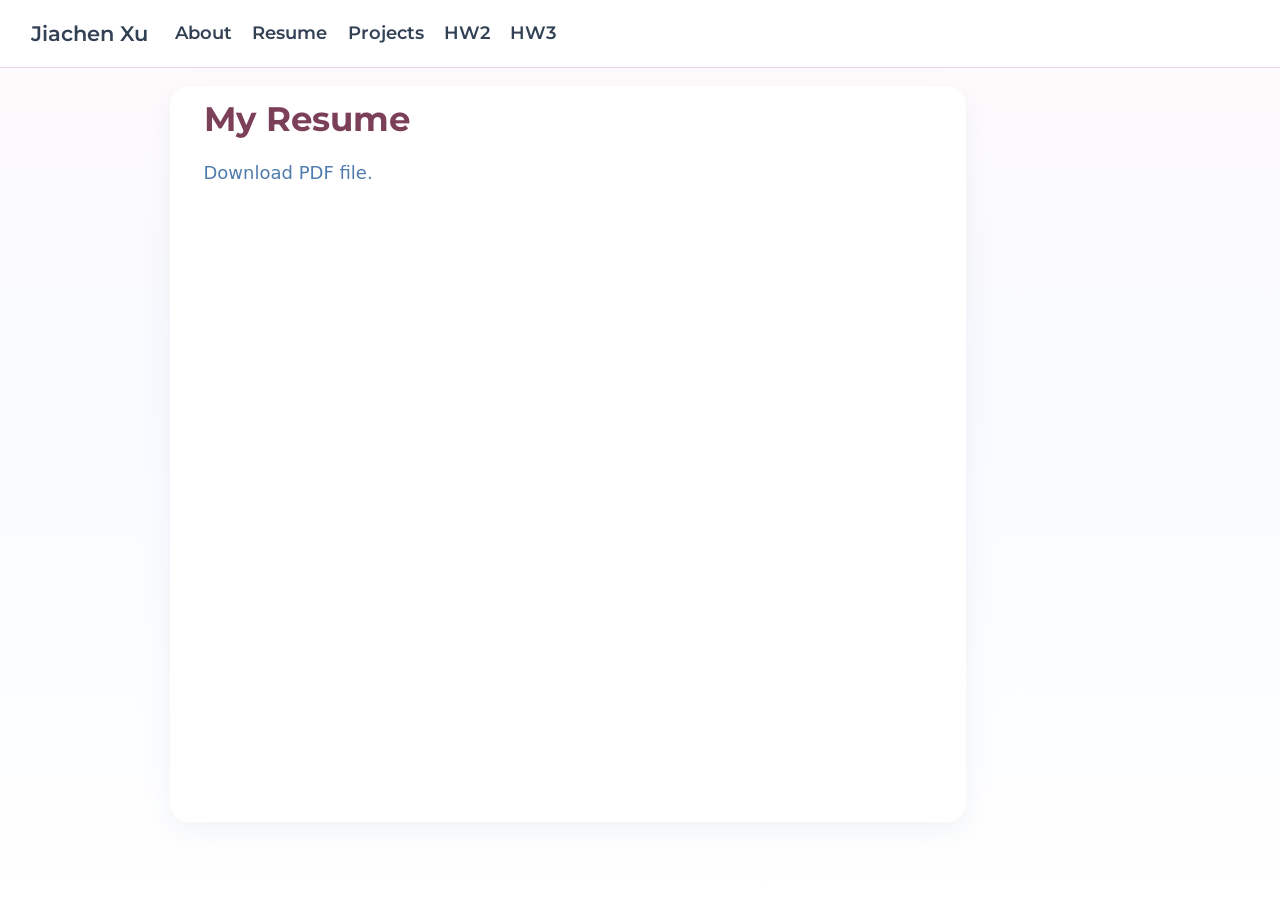
<file: docs/resume.html>
<!DOCTYPE html>
<html xmlns="http://www.w3.org/1999/xhtml" lang="en" xml:lang="en"><head>

<meta charset="utf-8">
<meta name="generator" content="quarto-1.9.37">

<meta name="viewport" content="width=device-width, initial-scale=1.0, user-scalable=yes">


<title>My Resume – Jiachen Xu</title>
<style>
/* Default styles provided by pandoc.
** See https://pandoc.org/MANUAL.html#variables-for-html for config info.
*/
code{white-space: pre-wrap;}
span.smallcaps{font-variant: small-caps;}
div.columns{display: flex; gap: min(4vw, 1.5em);}
div.column{flex: auto; overflow-x: auto;}
div.hanging-indent{margin-left: 1.5em; text-indent: -1.5em;}
ul.task-list{list-style: none;}
ul.task-list li input[type="checkbox"] {
  width: 0.8em;
  margin: 0 0.8em 0.2em -1em; /* quarto-specific, see https://github.com/quarto-dev/quarto-cli/issues/4556 */ 
  vertical-align: middle;
}
</style>


<script src="site_libs/quarto-nav/quarto-nav.js"></script>
<script src="site_libs/quarto-nav/headroom.min.js"></script>
<script src="site_libs/clipboard/clipboard.min.js"></script>
<script src="site_libs/quarto-search/autocomplete.umd.js"></script>
<script src="site_libs/quarto-search/fuse.min.js"></script>
<script src="site_libs/quarto-search/quarto-search.js"></script>
<meta name="quarto:offset" content="./">
<script src="site_libs/quarto-html/quarto.js" type="module"></script>
<script src="site_libs/quarto-html/tabsets/tabsets.js" type="module"></script>
<script src="site_libs/quarto-html/popper.min.js"></script>
<script src="site_libs/quarto-html/tippy.umd.min.js"></script>
<script src="site_libs/quarto-html/anchor.min.js"></script>
<link href="site_libs/quarto-html/tippy.css" rel="stylesheet">
<link href="site_libs/quarto-html/quarto-syntax-highlighting-7f8f88aac4f3542376d5c11b86a4c14d.css" rel="stylesheet" id="quarto-text-highlighting-styles">
<script src="site_libs/bootstrap/bootstrap.min.js"></script>
<link href="site_libs/bootstrap/bootstrap-icons.css" rel="stylesheet">
<link href="site_libs/bootstrap/bootstrap-496a71ca20b0deb91189619ea2a1a39c.min.css" rel="stylesheet" append-hash="true" id="quarto-bootstrap" data-mode="light">
<script id="quarto-search-options" type="application/json">{
  "location": "navbar",
  "copy-button": false,
  "collapse-after": 3,
  "panel-placement": "end",
  "type": "overlay",
  "limit": 50,
  "keyboard-shortcut": [
    "f",
    "/",
    "s"
  ],
  "show-item-context": false,
  "language": {
    "search-no-results-text": "No results",
    "search-matching-documents-text": "matching documents",
    "search-copy-link-title": "Copy link to search",
    "search-hide-matches-text": "Hide additional matches",
    "search-more-match-text": "more match in this document",
    "search-more-matches-text": "more matches in this document",
    "search-clear-button-title": "Clear",
    "search-text-placeholder": "",
    "search-detached-cancel-button-title": "Cancel",
    "search-submit-button-title": "Submit",
    "search-label": "Search"
  }
}</script>


<link rel="stylesheet" href="styles.css">
</head>

<body class="nav-fixed quarto-light">

<div id="quarto-search-results"></div>
  <header id="quarto-header" class="headroom fixed-top">
    <nav class="navbar navbar-expand-lg " data-bs-theme="dark">
      <div class="navbar-container container-fluid">
      <div class="navbar-brand-container mx-auto">
    <a class="navbar-brand" href="./index.html">
    <span class="navbar-title">Jiachen Xu</span>
    </a>
  </div>
            <div id="quarto-search" class="" title="Search"></div>
          <button class="navbar-toggler" type="button" data-bs-toggle="collapse" data-bs-target="#navbarCollapse" aria-controls="navbarCollapse" role="menu" aria-expanded="false" aria-label="Toggle navigation" onclick="if (window.quartoToggleHeadroom) { window.quartoToggleHeadroom(); }">
  <span class="navbar-toggler-icon"></span>
</button>
          <div class="collapse navbar-collapse" id="navbarCollapse">
            <ul class="navbar-nav navbar-nav-scroll me-auto">
  <li class="nav-item">
    <a class="nav-link" href="./index.html"> 
<span class="menu-text">About</span></a>
  </li>  
  <li class="nav-item">
    <a class="nav-link active" href="./resume.html" aria-current="page"> 
<span class="menu-text">Resume</span></a>
  </li>  
  <li class="nav-item">
    <a class="nav-link" href="./projects.html"> 
<span class="menu-text">Projects</span></a>
  </li>  
  <li class="nav-item">
    <a class="nav-link" href="./hw2/hw2_questions.html"> 
<span class="menu-text">HW2</span></a>
  </li>  
  <li class="nav-item">
    <a class="nav-link" href="./hw3/hw3_questions.html"> 
<span class="menu-text">HW3</span></a>
  </li>  
</ul>
          </div> <!-- /navcollapse -->
            <div class="quarto-navbar-tools">
</div>
      </div> <!-- /container-fluid -->
    </nav>
</header>
<!-- content -->
<div id="quarto-content" class="quarto-container page-columns page-rows-contents page-layout-article page-navbar">
<!-- sidebar -->
<!-- margin-sidebar -->
    <div id="quarto-margin-sidebar" class="sidebar margin-sidebar zindex-bottom">
        
    </div>
<!-- main -->
<main class="content" id="quarto-document-content">

<header id="title-block-header" class="quarto-title-block default">
<div class="quarto-title">
<h1 class="title">My Resume</h1>
</div>



<div class="quarto-title-meta">

    
  
    
  </div>
  


</header>


<p><object data="files/resume.pdf" type="application/pdf" width="100%" height="800"><a href="files/resume.pdf" download="">Download PDF file.</a></object></p>



</main> <!-- /main -->
<script id="quarto-html-after-body" type="application/javascript">
  window.document.addEventListener("DOMContentLoaded", function (event) {
    const icon = "";
    const anchorJS = new window.AnchorJS();
    anchorJS.options = {
      placement: 'right',
      icon: icon
    };
    anchorJS.add('.anchored');
    const isCodeAnnotation = (el) => {
      for (const clz of el.classList) {
        if (clz.startsWith('code-annotation-')) {                     
          return true;
        }
      }
      return false;
    }
    const onCopySuccess = function(e) {
      // button target
      const button = e.trigger;
      // don't keep focus
      button.blur();
      // flash "checked"
      button.classList.add('code-copy-button-checked');
      var currentTitle = button.getAttribute("title");
      button.setAttribute("title", "Copied!");
      let tooltip;
      if (window.bootstrap) {
        button.setAttribute("data-bs-toggle", "tooltip");
        button.setAttribute("data-bs-placement", "left");
        button.setAttribute("data-bs-title", "Copied!");
        tooltip = new bootstrap.Tooltip(button, 
          { trigger: "manual", 
            customClass: "code-copy-button-tooltip",
            offset: [0, -8]});
        tooltip.show();    
      }
      setTimeout(function() {
        if (tooltip) {
          tooltip.hide();
          button.removeAttribute("data-bs-title");
          button.removeAttribute("data-bs-toggle");
          button.removeAttribute("data-bs-placement");
        }
        button.setAttribute("title", currentTitle);
        button.classList.remove('code-copy-button-checked');
      }, 1000);
      // clear code selection
      e.clearSelection();
    }
    const getTextToCopy = function(trigger) {
      const outerScaffold = trigger.parentElement.cloneNode(true);
      const codeEl = outerScaffold.querySelector('code');
      for (const childEl of codeEl.children) {
        if (isCodeAnnotation(childEl)) {
          childEl.remove();
        }
      }
      return codeEl.innerText;
    }
    const clipboard = new window.ClipboardJS('.code-copy-button:not([data-in-quarto-modal])', {
      text: getTextToCopy
    });
    clipboard.on('success', onCopySuccess);
    if (window.document.getElementById('quarto-embedded-source-code-modal')) {
      const clipboardModal = new window.ClipboardJS('.code-copy-button[data-in-quarto-modal]', {
        text: getTextToCopy,
        container: window.document.getElementById('quarto-embedded-source-code-modal')
      });
      clipboardModal.on('success', onCopySuccess);
    }
      var localhostRegex = new RegExp(/^(?:http|https):\/\/localhost\:?[0-9]*\//);
      var mailtoRegex = new RegExp(/^mailto:/);
        var filterRegex = new RegExp('/' + window.location.host + '/');
      var isInternal = (href) => {
          return filterRegex.test(href) || localhostRegex.test(href) || mailtoRegex.test(href);
      }
      // Inspect non-navigation links and adorn them if external
     var links = window.document.querySelectorAll('a[href]:not(.nav-link):not(.navbar-brand):not(.toc-action):not(.sidebar-link):not(.sidebar-item-toggle):not(.pagination-link):not(.no-external):not([aria-hidden]):not(.dropdown-item):not(.quarto-navigation-tool):not(.about-link)');
      for (var i=0; i<links.length; i++) {
        const link = links[i];
        if (!isInternal(link.href)) {
          // undo the damage that might have been done by quarto-nav.js in the case of
          // links that we want to consider external
          if (link.dataset.originalHref !== undefined) {
            link.href = link.dataset.originalHref;
          }
        }
      }
    function tippyHover(el, contentFn, onTriggerFn, onUntriggerFn) {
      const config = {
        allowHTML: true,
        maxWidth: 500,
        delay: 100,
        arrow: false,
        appendTo: function(el) {
            return el.parentElement;
        },
        interactive: true,
        interactiveBorder: 10,
        theme: 'quarto',
        placement: 'bottom-start',
      };
      if (contentFn) {
        config.content = contentFn;
      }
      if (onTriggerFn) {
        config.onTrigger = onTriggerFn;
      }
      if (onUntriggerFn) {
        config.onUntrigger = onUntriggerFn;
      }
      window.tippy(el, config); 
    }
    const noterefs = window.document.querySelectorAll('a[role="doc-noteref"]');
    for (var i=0; i<noterefs.length; i++) {
      const ref = noterefs[i];
      tippyHover(ref, function() {
        // use id or data attribute instead here
        let href = ref.getAttribute('data-footnote-href') || ref.getAttribute('href');
        try { href = new URL(href).hash; } catch {}
        const id = href.replace(/^#\/?/, "");
        const note = window.document.getElementById(id);
        if (note) {
          return note.innerHTML;
        } else {
          return "";
        }
      });
    }
    const xrefs = window.document.querySelectorAll('a.quarto-xref');
    const processXRef = (id, note) => {
      // Strip column container classes
      const stripColumnClz = (el) => {
        el.classList.remove("page-full", "page-columns");
        if (el.children) {
          for (const child of el.children) {
            stripColumnClz(child);
          }
        }
      }
      stripColumnClz(note)
      if (id === null || id.startsWith('sec-')) {
        // Special case sections, only their first couple elements
        const container = document.createElement("div");
        if (note.children && note.children.length > 2) {
          container.appendChild(note.children[0].cloneNode(true));
          for (let i = 1; i < note.children.length; i++) {
            const child = note.children[i];
            if (child.tagName === "P" && child.innerText === "") {
              continue;
            } else {
              container.appendChild(child.cloneNode(true));
              break;
            }
          }
          if (window.Quarto?.typesetMath) {
            window.Quarto.typesetMath(container);
          }
          return container.innerHTML
        } else {
          if (window.Quarto?.typesetMath) {
            window.Quarto.typesetMath(note);
          }
          return note.innerHTML;
        }
      } else {
        // Remove any anchor links if they are present
        const anchorLink = note.querySelector('a.anchorjs-link');
        if (anchorLink) {
          anchorLink.remove();
        }
        if (window.Quarto?.typesetMath) {
          window.Quarto.typesetMath(note);
        }
        if (note.classList.contains("callout")) {
          return note.outerHTML;
        } else {
          return note.innerHTML;
        }
      }
    }
    for (var i=0; i<xrefs.length; i++) {
      const xref = xrefs[i];
      tippyHover(xref, undefined, function(instance) {
        instance.disable();
        let url = xref.getAttribute('href');
        let hash = undefined; 
        if (url.startsWith('#')) {
          hash = url;
        } else {
          try { hash = new URL(url).hash; } catch {}
        }
        if (hash) {
          const id = hash.replace(/^#\/?/, "");
          const note = window.document.getElementById(id);
          if (note !== null) {
            try {
              const html = processXRef(id, note.cloneNode(true));
              instance.setContent(html);
            } finally {
              instance.enable();
              instance.show();
            }
          } else {
            // See if we can fetch this
            fetch(url.split('#')[0])
            .then(res => res.text())
            .then(html => {
              const parser = new DOMParser();
              const htmlDoc = parser.parseFromString(html, "text/html");
              const note = htmlDoc.getElementById(id);
              if (note !== null) {
                const html = processXRef(id, note);
                instance.setContent(html);
              } 
            }).finally(() => {
              instance.enable();
              instance.show();
            });
          }
        } else {
          // See if we can fetch a full url (with no hash to target)
          // This is a special case and we should probably do some content thinning / targeting
          fetch(url)
          .then(res => res.text())
          .then(html => {
            const parser = new DOMParser();
            const htmlDoc = parser.parseFromString(html, "text/html");
            const note = htmlDoc.querySelector('main.content');
            if (note !== null) {
              // This should only happen for chapter cross references
              // (since there is no id in the URL)
              // remove the first header
              if (note.children.length > 0 && note.children[0].tagName === "HEADER") {
                note.children[0].remove();
              }
              const html = processXRef(null, note);
              instance.setContent(html);
            } 
          }).finally(() => {
            instance.enable();
            instance.show();
          });
        }
      }, function(instance) {
      });
    }
        let selectedAnnoteEl;
        const selectorForAnnotation = ( cell, annotation) => {
          let cellAttr = 'data-code-cell="' + cell + '"';
          let lineAttr = 'data-code-annotation="' +  annotation + '"';
          const selector = 'span[' + cellAttr + '][' + lineAttr + ']';
          return selector;
        }
        const selectCodeLines = (annoteEl) => {
          const doc = window.document;
          const targetCell = annoteEl.getAttribute("data-target-cell");
          const targetAnnotation = annoteEl.getAttribute("data-target-annotation");
          const annoteSpan = window.document.querySelector(selectorForAnnotation(targetCell, targetAnnotation));
          const lines = annoteSpan.getAttribute("data-code-lines").split(",");
          const lineIds = lines.map((line) => {
            return targetCell + "-" + line;
          })
          let top = null;
          let height = null;
          let parent = null;
          if (lineIds.length > 0) {
              //compute the position of the single el (top and bottom and make a div)
              const el = window.document.getElementById(lineIds[0]);
              top = el.offsetTop;
              height = el.offsetHeight;
              parent = el.parentElement.parentElement;
            if (lineIds.length > 1) {
              const lastEl = window.document.getElementById(lineIds[lineIds.length - 1]);
              const bottom = lastEl.offsetTop + lastEl.offsetHeight;
              height = bottom - top;
            }
            if (top !== null && height !== null && parent !== null) {
              // cook up a div (if necessary) and position it 
              let div = window.document.getElementById("code-annotation-line-highlight");
              if (div === null) {
                div = window.document.createElement("div");
                div.setAttribute("id", "code-annotation-line-highlight");
                div.style.position = 'absolute';
                parent.appendChild(div);
              }
              div.style.top = top - 2 + "px";
              div.style.height = height + 4 + "px";
              div.style.left = 0;
              let gutterDiv = window.document.getElementById("code-annotation-line-highlight-gutter");
              if (gutterDiv === null) {
                gutterDiv = window.document.createElement("div");
                gutterDiv.setAttribute("id", "code-annotation-line-highlight-gutter");
                gutterDiv.style.position = 'absolute';
                const codeCell = window.document.getElementById(targetCell);
                const gutter = codeCell.querySelector('.code-annotation-gutter');
                gutter.appendChild(gutterDiv);
              }
              gutterDiv.style.top = top - 2 + "px";
              gutterDiv.style.height = height + 4 + "px";
            }
            selectedAnnoteEl = annoteEl;
          }
        };
        const unselectCodeLines = () => {
          const elementsIds = ["code-annotation-line-highlight", "code-annotation-line-highlight-gutter"];
          elementsIds.forEach((elId) => {
            const div = window.document.getElementById(elId);
            if (div) {
              div.remove();
            }
          });
          selectedAnnoteEl = undefined;
        };
          // Handle positioning of the toggle
      window.addEventListener(
        "resize",
        throttle(() => {
          elRect = undefined;
          if (selectedAnnoteEl) {
            selectCodeLines(selectedAnnoteEl);
          }
        }, 10)
      );
      function throttle(fn, ms) {
      let throttle = false;
      let timer;
        return (...args) => {
          if(!throttle) { // first call gets through
              fn.apply(this, args);
              throttle = true;
          } else { // all the others get throttled
              if(timer) clearTimeout(timer); // cancel #2
              timer = setTimeout(() => {
                fn.apply(this, args);
                timer = throttle = false;
              }, ms);
          }
        };
      }
        // Attach click handler to the DT
        const annoteDls = window.document.querySelectorAll('dt[data-target-cell]');
        for (const annoteDlNode of annoteDls) {
          annoteDlNode.addEventListener('click', (event) => {
            const clickedEl = event.target;
            if (clickedEl !== selectedAnnoteEl) {
              unselectCodeLines();
              const activeEl = window.document.querySelector('dt[data-target-cell].code-annotation-active');
              if (activeEl) {
                activeEl.classList.remove('code-annotation-active');
              }
              selectCodeLines(clickedEl);
              clickedEl.classList.add('code-annotation-active');
            } else {
              // Unselect the line
              unselectCodeLines();
              clickedEl.classList.remove('code-annotation-active');
            }
          });
        }
    const findCites = (el) => {
      const parentEl = el.parentElement;
      if (parentEl) {
        const cites = parentEl.dataset.cites;
        if (cites) {
          return {
            el,
            cites: cites.split(' ')
          };
        } else {
          return findCites(el.parentElement)
        }
      } else {
        return undefined;
      }
    };
    var bibliorefs = window.document.querySelectorAll('a[role="doc-biblioref"]');
    for (var i=0; i<bibliorefs.length; i++) {
      const ref = bibliorefs[i];
      const citeInfo = findCites(ref);
      if (citeInfo) {
        tippyHover(citeInfo.el, function() {
          var popup = window.document.createElement('div');
          citeInfo.cites.forEach(function(cite) {
            var citeDiv = window.document.createElement('div');
            citeDiv.classList.add('hanging-indent');
            citeDiv.classList.add('csl-entry');
            var biblioDiv = window.document.getElementById('ref-' + cite);
            if (biblioDiv) {
              citeDiv.innerHTML = biblioDiv.innerHTML;
            }
            popup.appendChild(citeDiv);
          });
          return popup.innerHTML;
        });
      }
    }
  });
  </script>
</div> <!-- /content -->




</body></html>
</file>
<file: docs/site_libs/quarto-html/tippy.css>
.tippy-box[data-animation=fade][data-state=hidden]{opacity:0}[data-tippy-root]{max-width:calc(100vw - 10px)}.tippy-box{position:relative;background-color:#333;color:#fff;border-radius:4px;font-size:14px;line-height:1.4;white-space:normal;outline:0;transition-property:transform,visibility,opacity}.tippy-box[data-placement^=top]>.tippy-arrow{bottom:0}.tippy-box[data-placement^=top]>.tippy-arrow:before{bottom:-7px;left:0;border-width:8px 8px 0;border-top-color:initial;transform-origin:center top}.tippy-box[data-placement^=bottom]>.tippy-arrow{top:0}.tippy-box[data-placement^=bottom]>.tippy-arrow:before{top:-7px;left:0;border-width:0 8px 8px;border-bottom-color:initial;transform-origin:center bottom}.tippy-box[data-placement^=left]>.tippy-arrow{right:0}.tippy-box[data-placement^=left]>.tippy-arrow:before{border-width:8px 0 8px 8px;border-left-color:initial;right:-7px;transform-origin:center left}.tippy-box[data-placement^=right]>.tippy-arrow{left:0}.tippy-box[data-placement^=right]>.tippy-arrow:before{left:-7px;border-width:8px 8px 8px 0;border-right-color:initial;transform-origin:center right}.tippy-box[data-inertia][data-state=visible]{transition-timing-function:cubic-bezier(.54,1.5,.38,1.11)}.tippy-arrow{width:16px;height:16px;color:#333}.tippy-arrow:before{content:"";position:absolute;border-color:transparent;border-style:solid}.tippy-content{position:relative;padding:5px 9px;z-index:1}
</file>
<file: docs/site_libs/quarto-html/quarto-syntax-highlighting-7f8f88aac4f3542376d5c11b86a4c14d.css>
/* quarto syntax highlight colors */
:root {
  --quarto-hl-ot-color: #003B4F;
  --quarto-hl-at-color: #657422;
  --quarto-hl-ss-color: #20794D;
  --quarto-hl-an-color: #5E5E5E;
  --quarto-hl-fu-color: #4758AB;
  --quarto-hl-st-color: #20794D;
  --quarto-hl-cf-color: #003B4F;
  --quarto-hl-op-color: #5E5E5E;
  --quarto-hl-er-color: #AD0000;
  --quarto-hl-bn-color: #AD0000;
  --quarto-hl-al-color: #AD0000;
  --quarto-hl-va-color: #111111;
  --quarto-hl-bu-color: inherit;
  --quarto-hl-ex-color: inherit;
  --quarto-hl-pp-color: #AD0000;
  --quarto-hl-in-color: #5E5E5E;
  --quarto-hl-vs-color: #20794D;
  --quarto-hl-wa-color: #5E5E5E;
  --quarto-hl-do-color: #5E5E5E;
  --quarto-hl-im-color: #00769E;
  --quarto-hl-ch-color: #20794D;
  --quarto-hl-dt-color: #AD0000;
  --quarto-hl-fl-color: #AD0000;
  --quarto-hl-co-color: #5E5E5E;
  --quarto-hl-cv-color: #5E5E5E;
  --quarto-hl-cn-color: #8f5902;
  --quarto-hl-sc-color: #5E5E5E;
  --quarto-hl-dv-color: #AD0000;
  --quarto-hl-kw-color: #003B4F;
}

/* other quarto variables */
:root {
  --quarto-font-monospace: SFMono-Regular, Menlo, Monaco, Consolas, "Liberation Mono", "Courier New", monospace;
}

/* syntax highlight based on Pandoc's rules */
pre > code.sourceCode > span {
  color: #003B4F;
}

code.sourceCode > span {
  color: #003B4F;
}

div.sourceCode,
div.sourceCode pre.sourceCode {
  color: #003B4F;
}

/* Normal */
code span {
  color: #003B4F;
}

/* Alert */
code span.al {
  color: #AD0000;
  font-style: inherit;
}

/* Annotation */
code span.an {
  color: #5E5E5E;
  font-style: inherit;
}

/* Attribute */
code span.at {
  color: #657422;
  font-style: inherit;
}

/* BaseN */
code span.bn {
  color: #AD0000;
  font-style: inherit;
}

/* BuiltIn */
code span.bu {
  font-style: inherit;
}

/* ControlFlow */
code span.cf {
  color: #003B4F;
  font-weight: bold;
  font-style: inherit;
}

/* Char */
code span.ch {
  color: #20794D;
  font-style: inherit;
}

/* Constant */
code span.cn {
  color: #8f5902;
  font-style: inherit;
}

/* Comment */
code span.co {
  color: #5E5E5E;
  font-style: inherit;
}

/* CommentVar */
code span.cv {
  color: #5E5E5E;
  font-style: italic;
}

/* Documentation */
code span.do {
  color: #5E5E5E;
  font-style: italic;
}

/* DataType */
code span.dt {
  color: #AD0000;
  font-style: inherit;
}

/* DecVal */
code span.dv {
  color: #AD0000;
  font-style: inherit;
}

/* Error */
code span.er {
  color: #AD0000;
  font-style: inherit;
}

/* Extension */
code span.ex {
  font-style: inherit;
}

/* Float */
code span.fl {
  color: #AD0000;
  font-style: inherit;
}

/* Function */
code span.fu {
  color: #4758AB;
  font-style: inherit;
}

/* Import */
code span.im {
  color: #00769E;
  font-style: inherit;
}

/* Information */
code span.in {
  color: #5E5E5E;
  font-style: inherit;
}

/* Keyword */
code span.kw {
  color: #003B4F;
  font-weight: bold;
  font-style: inherit;
}

/* Operator */
code span.op {
  color: #5E5E5E;
  font-style: inherit;
}

/* Other */
code span.ot {
  color: #003B4F;
  font-style: inherit;
}

/* Preprocessor */
code span.pp {
  color: #AD0000;
  font-style: inherit;
}

/* SpecialChar */
code span.sc {
  color: #5E5E5E;
  font-style: inherit;
}

/* SpecialString */
code span.ss {
  color: #20794D;
  font-style: inherit;
}

/* String */
code span.st {
  color: #20794D;
  font-style: inherit;
}

/* Variable */
code span.va {
  color: #111111;
  font-style: inherit;
}

/* VerbatimString */
code span.vs {
  color: #20794D;
  font-style: inherit;
}

/* Warning */
code span.wa {
  color: #5E5E5E;
  font-style: italic;
}

.prevent-inlining {
  content: "</";
}

/*# sourceMappingURL=789ad8cd35626ba772517505b42a116e.css.map */
</file>
<file: docs/styles.css>
body {
  font-size: 18px;
  line-height: 1.75;
  color: #334155;
  background: linear-gradient(to bottom, #fffafc 0%, #f8fbff 45%, #ffffff 100%);
}

.navbar {
  background-color: rgba(255, 255, 255, 0.92);
  border-bottom: 1px solid #e9d5e6;
  backdrop-filter: blur(8px);
}

.navbar-title,
.menu-text {
  font-weight: 600;
  color: #334155 !important;
}

.navbar-title:hover,
.menu-text:hover {
  color: #7c3f58 !important;
}

h1, h2, h3 {
  color: #7c3f58;
  font-weight: 700;
}

p, li {
  color: #475569;
}

a {
  color: #4f7cac;
  text-decoration: none;
}

a:hover {
  color: #7c3f58;
  text-decoration: underline;
}

main.content {
  background-color: rgba(255, 255, 255, 0.88);
  padding: 2rem;
  border-radius: 20px;
  box-shadow: 0 10px 30px rgba(148, 163, 184, 0.12);
}

.about-links .about-link {
  border-radius: 999px;
  padding: 0.55rem 1rem;
  border: 1px solid #dbeafe;
  background-color: #ffffff;
  color: #4f7cac;
  transition: all 0.2s ease;
}

.about-links .about-link:hover {
  background-color: #fdf2f8;
  border-color: #f9c5d5;
  color: #7c3f58;
  text-decoration: none;
}

.quarto-about-jolla .about-entity {
  max-width: 260px;
}

.quarto-about-jolla .about-contents {
  padding-top: 24px;
}

img {
  border-radius: 18px;
}

.sidebar nav[role="doc-toc"] {
  background-color: rgba(255, 255, 255, 0.8);
  border-radius: 14px;
  padding: 1rem;
}
</file>
<file: docs/site_libs/quarto-html/quarto-syntax-highlighting-ac077c1e730dfeb5e42400639d17284e.css>
/* quarto syntax highlight colors */
:root {
  --quarto-hl-ot-color: #003B4F;
  --quarto-hl-at-color: #657422;
  --quarto-hl-ss-color: #20794D;
  --quarto-hl-an-color: #5E5E5E;
  --quarto-hl-fu-color: #4758AB;
  --quarto-hl-st-color: #20794D;
  --quarto-hl-cf-color: #003B4F;
  --quarto-hl-op-color: #5E5E5E;
  --quarto-hl-er-color: #AD0000;
  --quarto-hl-bn-color: #AD0000;
  --quarto-hl-al-color: #AD0000;
  --quarto-hl-va-color: #111111;
  --quarto-hl-bu-color: inherit;
  --quarto-hl-ex-color: inherit;
  --quarto-hl-pp-color: #AD0000;
  --quarto-hl-in-color: #5E5E5E;
  --quarto-hl-vs-color: #20794D;
  --quarto-hl-wa-color: #5E5E5E;
  --quarto-hl-do-color: #5E5E5E;
  --quarto-hl-im-color: #00769E;
  --quarto-hl-ch-color: #20794D;
  --quarto-hl-dt-color: #AD0000;
  --quarto-hl-fl-color: #AD0000;
  --quarto-hl-co-color: #5E5E5E;
  --quarto-hl-cv-color: #5E5E5E;
  --quarto-hl-cn-color: #8f5902;
  --quarto-hl-sc-color: #5E5E5E;
  --quarto-hl-dv-color: #AD0000;
  --quarto-hl-kw-color: #003B4F;
}

/* other quarto variables */
:root {
  --quarto-font-monospace: SFMono-Regular, Menlo, Monaco, Consolas, "Liberation Mono", "Courier New", monospace;
}

/* syntax highlight based on Pandoc's rules */
pre > code.sourceCode > span {
  color: #003B4F;
}

code.sourceCode > span {
  color: #003B4F;
}

div.sourceCode,
div.sourceCode pre.sourceCode {
  color: #003B4F;
}

/* Normal */
code span {
  color: #003B4F;
}

/* Alert */
code span.al {
  color: #AD0000;
  font-style: inherit;
}

/* Annotation */
code span.an {
  color: #5E5E5E;
  font-style: inherit;
}

/* Attribute */
code span.at {
  color: #657422;
  font-style: inherit;
}

/* BaseN */
code span.bn {
  color: #AD0000;
  font-style: inherit;
}

/* BuiltIn */
code span.bu {
  font-style: inherit;
}

/* ControlFlow */
code span.cf {
  color: #003B4F;
  font-weight: bold;
  font-style: inherit;
}

/* Char */
code span.ch {
  color: #20794D;
  font-style: inherit;
}

/* Constant */
code span.cn {
  color: #8f5902;
  font-style: inherit;
}

/* Comment */
code span.co {
  color: #5E5E5E;
  font-style: inherit;
}

/* CommentVar */
code span.cv {
  color: #5E5E5E;
  font-style: italic;
}

/* Documentation */
code span.do {
  color: #5E5E5E;
  font-style: italic;
}

/* DataType */
code span.dt {
  color: #AD0000;
  font-style: inherit;
}

/* DecVal */
code span.dv {
  color: #AD0000;
  font-style: inherit;
}

/* Error */
code span.er {
  color: #AD0000;
  font-style: inherit;
}

/* Extension */
code span.ex {
  font-style: inherit;
}

/* Float */
code span.fl {
  color: #AD0000;
  font-style: inherit;
}

/* Function */
code span.fu {
  color: #4758AB;
  font-style: inherit;
}

/* Import */
code span.im {
  color: #00769E;
  font-style: inherit;
}

/* Information */
code span.in {
  color: #5E5E5E;
  font-style: inherit;
}

/* Keyword */
code span.kw {
  color: #003B4F;
  font-weight: bold;
  font-style: inherit;
}

/* Operator */
code span.op {
  color: #5E5E5E;
  font-style: inherit;
}

/* Other */
code span.ot {
  color: #003B4F;
  font-style: inherit;
}

/* Preprocessor */
code span.pp {
  color: #AD0000;
  font-style: inherit;
}

/* SpecialChar */
code span.sc {
  color: #5E5E5E;
  font-style: inherit;
}

/* SpecialString */
code span.ss {
  color: #20794D;
  font-style: inherit;
}

/* String */
code span.st {
  color: #20794D;
  font-style: inherit;
}

/* Variable */
code span.va {
  color: #111111;
  font-style: inherit;
}

/* VerbatimString */
code span.vs {
  color: #20794D;
  font-style: inherit;
}

/* Warning */
code span.wa {
  color: #5E5E5E;
  font-style: italic;
}

.prevent-inlining {
  content: "</";
}

/*# sourceMappingURL=1ea6d01bc6c35c1b2edc43c07bed6db0.css.map */
</file>
